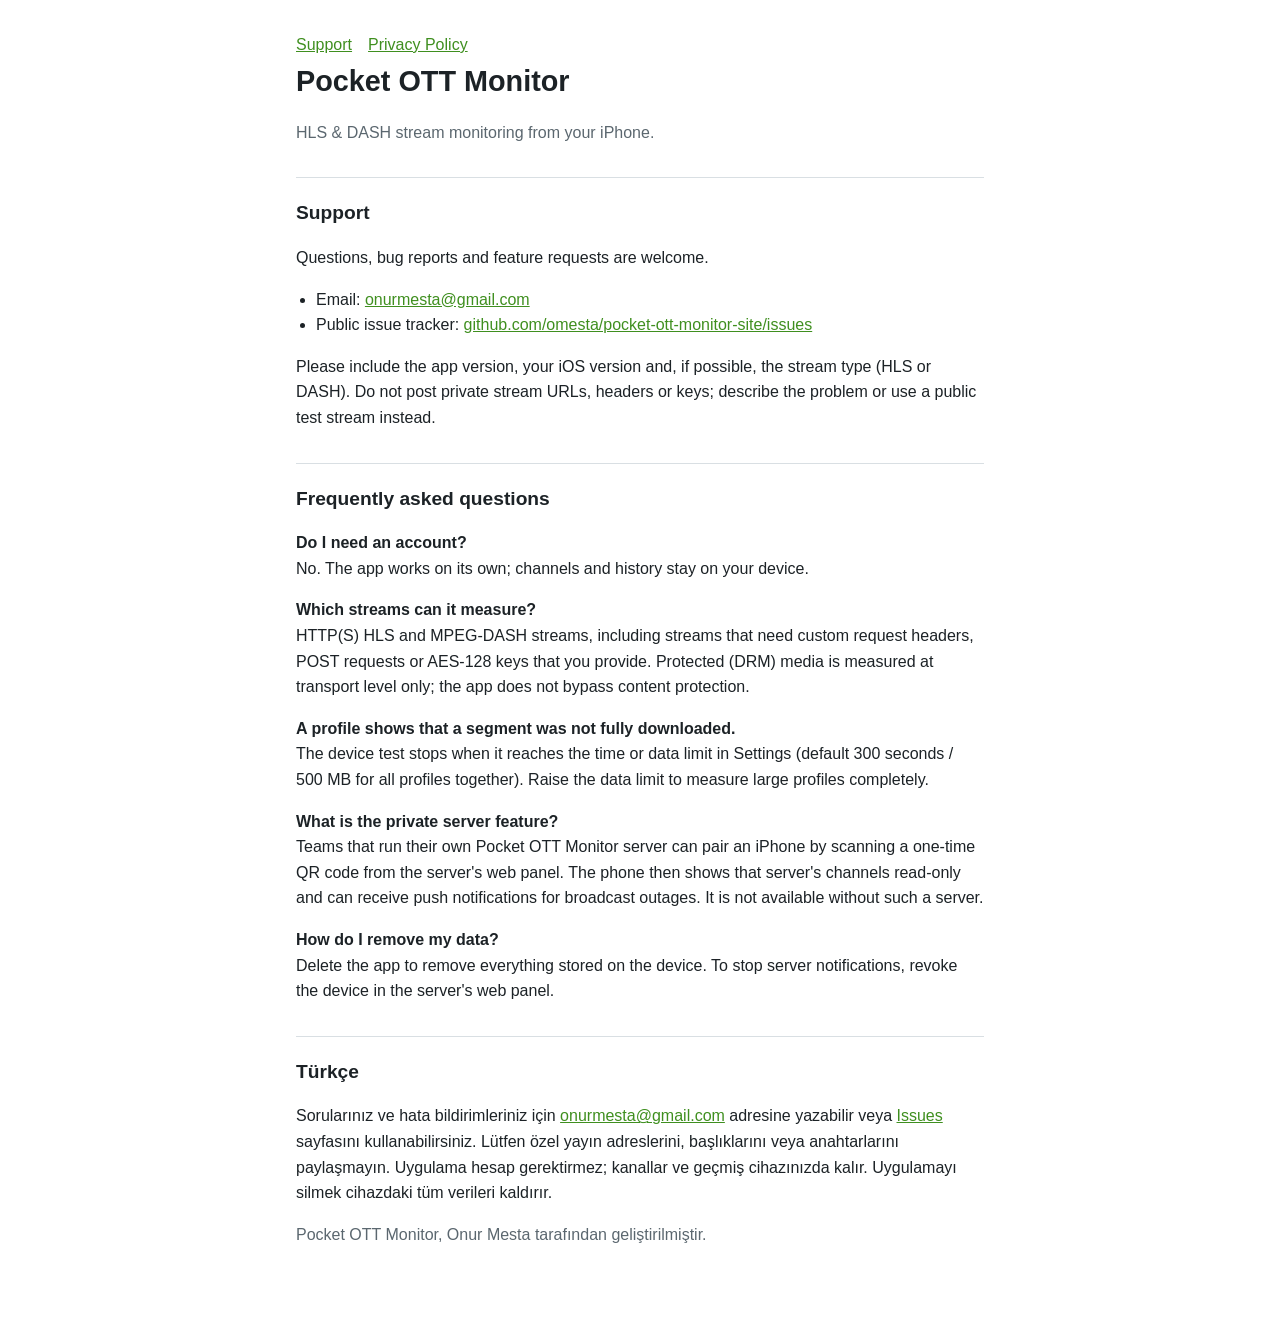
<file: index.html>
<!doctype html>
<html lang="en"><head><meta charset="utf-8"><meta name="viewport" content="width=device-width,initial-scale=1">
<title>Pocket OTT Monitor — Support</title><link rel="stylesheet" href="style.css"></head>
<body><main>
<nav><a href="index.html">Support</a><a href="privacy.html">Privacy Policy</a></nav>
<h1>Pocket OTT Monitor</h1>
<p class="dim">HLS &amp; DASH stream monitoring from your iPhone.</p>

<h2>Support</h2>
<p>Questions, bug reports and feature requests are welcome.</p>
<ul>
<li>Email: <a href="mailto:onurmesta@gmail.com">onurmesta@gmail.com</a></li>
<li>Public issue tracker: <a href="https://github.com/omesta/pocket-ott-monitor-site/issues">github.com/omesta/pocket-ott-monitor-site/issues</a></li>
</ul>
<p>Please include the app version, your iOS version and, if possible, the stream type (HLS or DASH). Do not post private stream URLs, headers or keys; describe the problem or use a public test stream instead.</p>

<h2>Frequently asked questions</h2>
<p><b>Do I need an account?</b><br>No. The app works on its own; channels and history stay on your device.</p>
<p><b>Which streams can it measure?</b><br>HTTP(S) HLS and MPEG-DASH streams, including streams that need custom request headers, POST requests or AES-128 keys that you provide. Protected (DRM) media is measured at transport level only; the app does not bypass content protection.</p>
<p><b>A profile shows that a segment was not fully downloaded.</b><br>The device test stops when it reaches the time or data limit in Settings (default 300 seconds / 500 MB for all profiles together). Raise the data limit to measure large profiles completely.</p>
<p><b>What is the private server feature?</b><br>Teams that run their own Pocket OTT Monitor server can pair an iPhone by scanning a one-time QR code from the server's web panel. The phone then shows that server's channels read-only and can receive push notifications for broadcast outages. It is not available without such a server.</p>
<p><b>How do I remove my data?</b><br>Delete the app to remove everything stored on the device. To stop server notifications, revoke the device in the server's web panel.</p>

<h2>Türkçe</h2>
<p>Sorularınız ve hata bildirimleriniz için <a href="mailto:onurmesta@gmail.com">onurmesta@gmail.com</a> adresine yazabilir veya <a href="https://github.com/omesta/pocket-ott-monitor-site/issues">Issues</a> sayfasını kullanabilirsiniz. Lütfen özel yayın adreslerini, başlıklarını veya anahtarlarını paylaşmayın. Uygulama hesap gerektirmez; kanallar ve geçmiş cihazınızda kalır. Uygulamayı silmek cihazdaki tüm verileri kaldırır.</p>
<p class="dim">Pocket OTT Monitor, Onur Mesta tarafından geliştirilmiştir.</p>
</main></body></html>
</file>
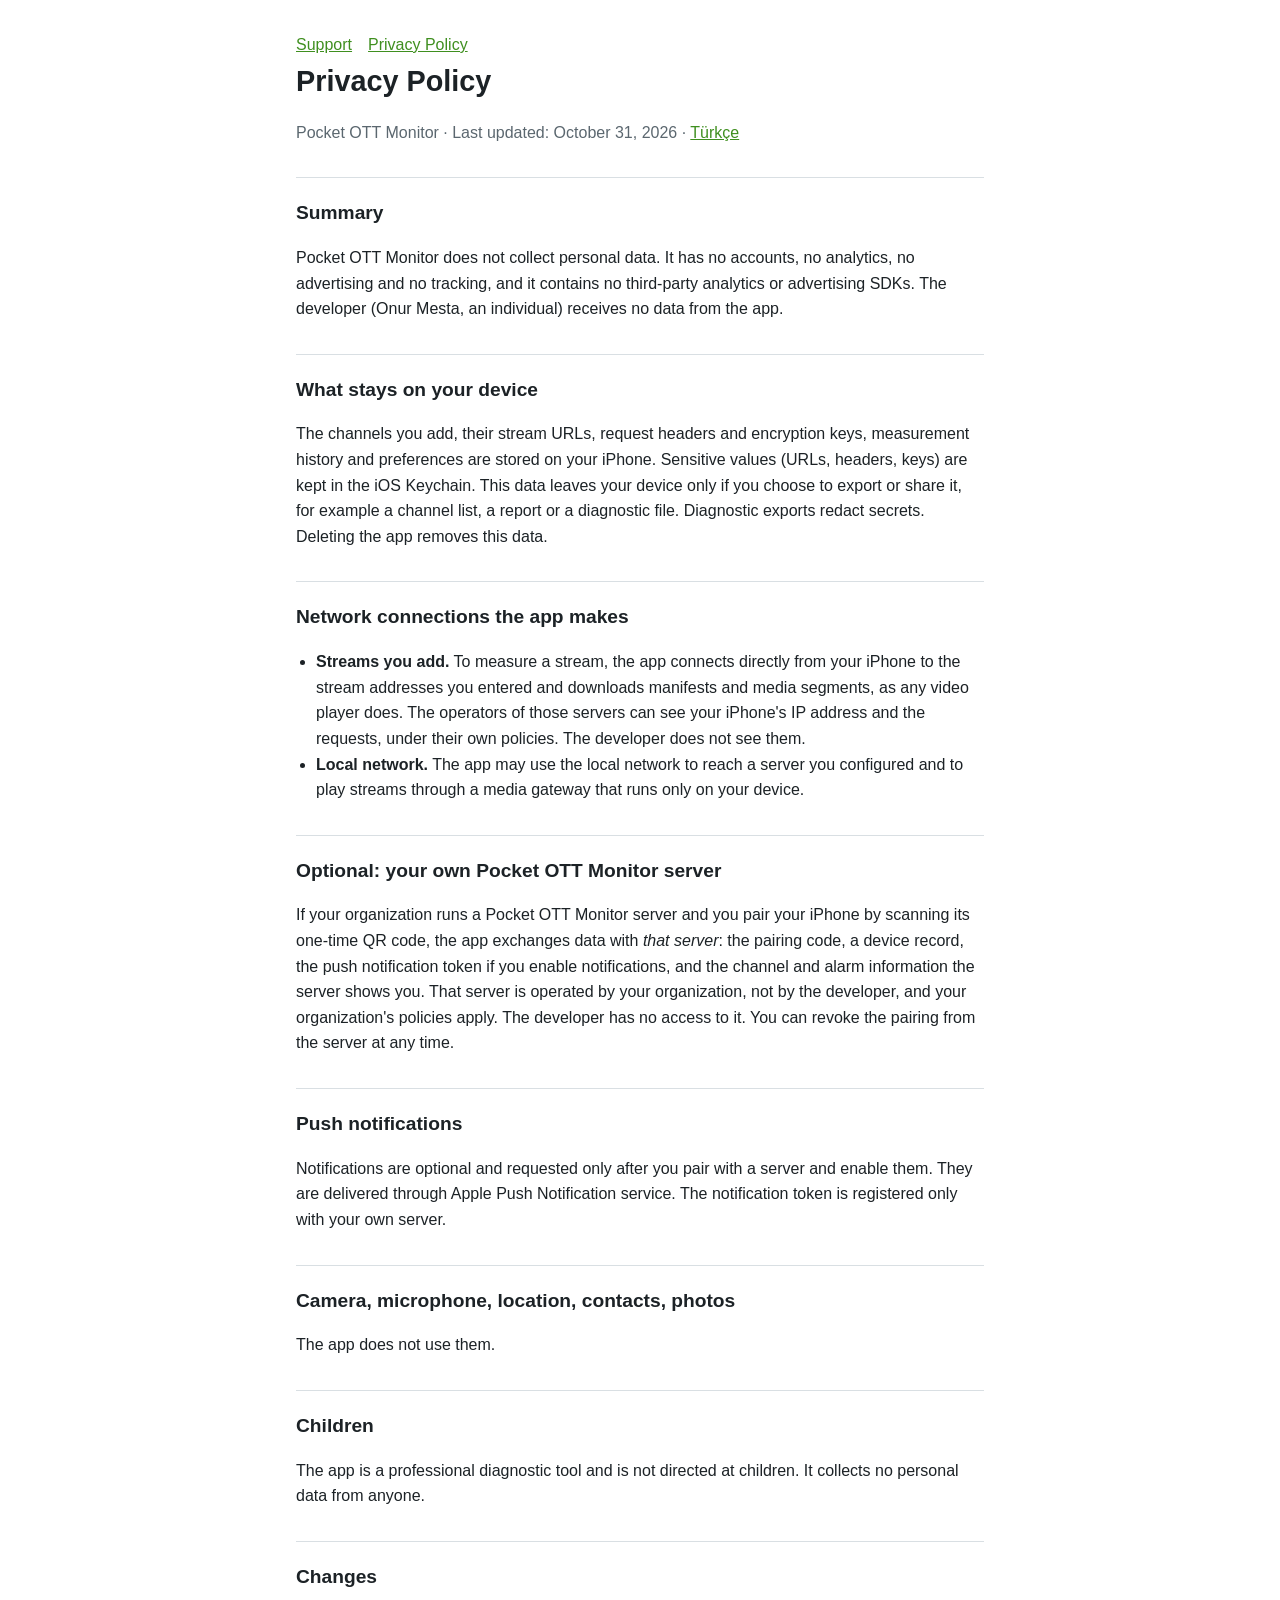
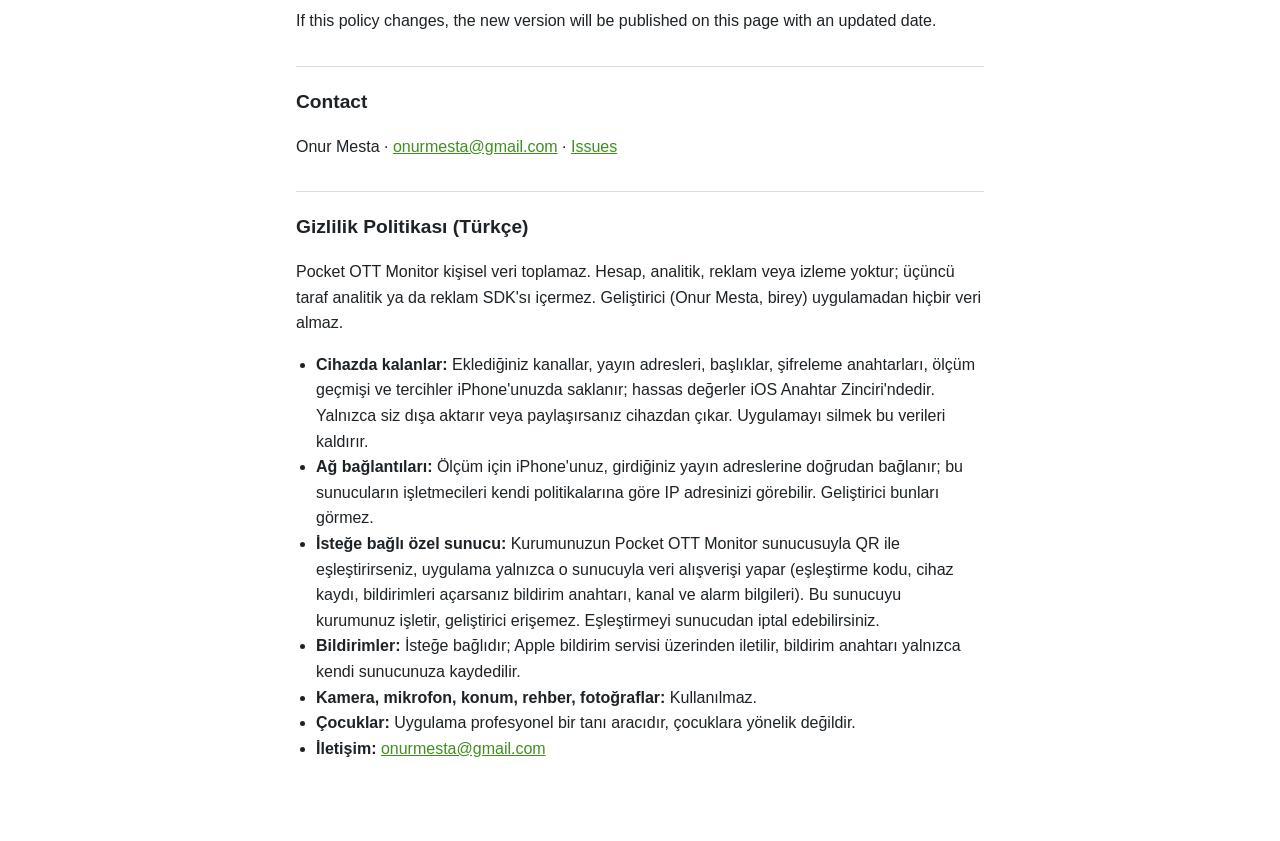
<file: privacy.html>
<!doctype html>
<html lang="en"><head><meta charset="utf-8"><meta name="viewport" content="width=device-width,initial-scale=1">
<title>Pocket OTT Monitor — Privacy Policy</title><link rel="stylesheet" href="style.css"></head>
<body><main>
<nav><a href="index.html">Support</a><a href="privacy.html">Privacy Policy</a></nav>
<h1>Privacy Policy</h1>
<p class="dim">Pocket OTT Monitor · Last updated: October 31, 2026 · <a href="#tr">Türkçe</a></p>

<h2>Summary</h2>
<p>Pocket OTT Monitor does not collect personal data. It has no accounts, no analytics, no advertising and no tracking, and it contains no third-party analytics or advertising SDKs. The developer (Onur Mesta, an individual) receives no data from the app.</p>

<h2>What stays on your device</h2>
<p>The channels you add, their stream URLs, request headers and encryption keys, measurement history and preferences are stored on your iPhone. Sensitive values (URLs, headers, keys) are kept in the iOS Keychain. This data leaves your device only if you choose to export or share it, for example a channel list, a report or a diagnostic file. Diagnostic exports redact secrets. Deleting the app removes this data.</p>

<h2>Network connections the app makes</h2>
<ul>
<li><b>Streams you add.</b> To measure a stream, the app connects directly from your iPhone to the stream addresses you entered and downloads manifests and media segments, as any video player does. The operators of those servers can see your iPhone's IP address and the requests, under their own policies. The developer does not see them.</li>
<li><b>Local network.</b> The app may use the local network to reach a server you configured and to play streams through a media gateway that runs only on your device.</li>
</ul>

<h2>Optional: your own Pocket OTT Monitor server</h2>
<p>If your organization runs a Pocket OTT Monitor server and you pair your iPhone by scanning its one-time QR code, the app exchanges data with <em>that server</em>: the pairing code, a device record, the push notification token if you enable notifications, and the channel and alarm information the server shows you. That server is operated by your organization, not by the developer, and your organization's policies apply. The developer has no access to it. You can revoke the pairing from the server at any time.</p>

<h2>Push notifications</h2>
<p>Notifications are optional and requested only after you pair with a server and enable them. They are delivered through Apple Push Notification service. The notification token is registered only with your own server.</p>

<h2>Camera, microphone, location, contacts, photos</h2>
<p>The app does not use them.</p>

<h2>Children</h2>
<p>The app is a professional diagnostic tool and is not directed at children. It collects no personal data from anyone.</p>

<h2>Changes</h2>
<p>If this policy changes, the new version will be published on this page with an updated date.</p>

<h2>Contact</h2>
<p>Onur Mesta · <a href="mailto:onurmesta@gmail.com">onurmesta@gmail.com</a> · <a href="https://github.com/omesta/pocket-ott-monitor-site/issues">Issues</a></p>

<h2 id="tr">Gizlilik Politikası (Türkçe)</h2>
<p>Pocket OTT Monitor kişisel veri toplamaz. Hesap, analitik, reklam veya izleme yoktur; üçüncü taraf analitik ya da reklam SDK'sı içermez. Geliştirici (Onur Mesta, birey) uygulamadan hiçbir veri almaz.</p>
<ul>
<li><b>Cihazda kalanlar:</b> Eklediğiniz kanallar, yayın adresleri, başlıklar, şifreleme anahtarları, ölçüm geçmişi ve tercihler iPhone'unuzda saklanır; hassas değerler iOS Anahtar Zinciri'ndedir. Yalnızca siz dışa aktarır veya paylaşırsanız cihazdan çıkar. Uygulamayı silmek bu verileri kaldırır.</li>
<li><b>Ağ bağlantıları:</b> Ölçüm için iPhone'unuz, girdiğiniz yayın adreslerine doğrudan bağlanır; bu sunucuların işletmecileri kendi politikalarına göre IP adresinizi görebilir. Geliştirici bunları görmez.</li>
<li><b>İsteğe bağlı özel sunucu:</b> Kurumunuzun Pocket OTT Monitor sunucusuyla QR ile eşleştirirseniz, uygulama yalnızca o sunucuyla veri alışverişi yapar (eşleştirme kodu, cihaz kaydı, bildirimleri açarsanız bildirim anahtarı, kanal ve alarm bilgileri). Bu sunucuyu kurumunuz işletir, geliştirici erişemez. Eşleştirmeyi sunucudan iptal edebilirsiniz.</li>
<li><b>Bildirimler:</b> İsteğe bağlıdır; Apple bildirim servisi üzerinden iletilir, bildirim anahtarı yalnızca kendi sunucunuza kaydedilir.</li>
<li><b>Kamera, mikrofon, konum, rehber, fotoğraflar:</b> Kullanılmaz.</li>
<li><b>Çocuklar:</b> Uygulama profesyonel bir tanı aracıdır, çocuklara yönelik değildir.</li>
<li><b>İletişim:</b> <a href="mailto:onurmesta@gmail.com">onurmesta@gmail.com</a></li>
</ul>
</main></body></html>
</file>
<file: style.css>
:root{--bg:#fff;--fg:#1c2226;--dim:#5b676f;--line:#d9dfe3;--accent:#3f8f1f}
@media (prefers-color-scheme:dark){:root{--bg:#101416;--fg:#e6eaec;--dim:#9aa6ad;--line:#2a3338;--accent:#7cc646}}
*{box-sizing:border-box}
body{margin:0;background:var(--bg);color:var(--fg);font:16px/1.6 -apple-system,BlinkMacSystemFont,"Segoe UI",Roboto,sans-serif}
main{max-width:720px;margin:0 auto;padding:32px 16px 64px}
h1{font-size:1.8rem;margin:0 0 4px}
h2{font-size:1.2rem;margin:32px 0 8px;border-top:1px solid var(--line);padding-top:20px}
.dim{color:var(--dim)}
a{color:var(--accent)}
nav a{margin-right:16px}
ul{padding-left:20px}
</file>
